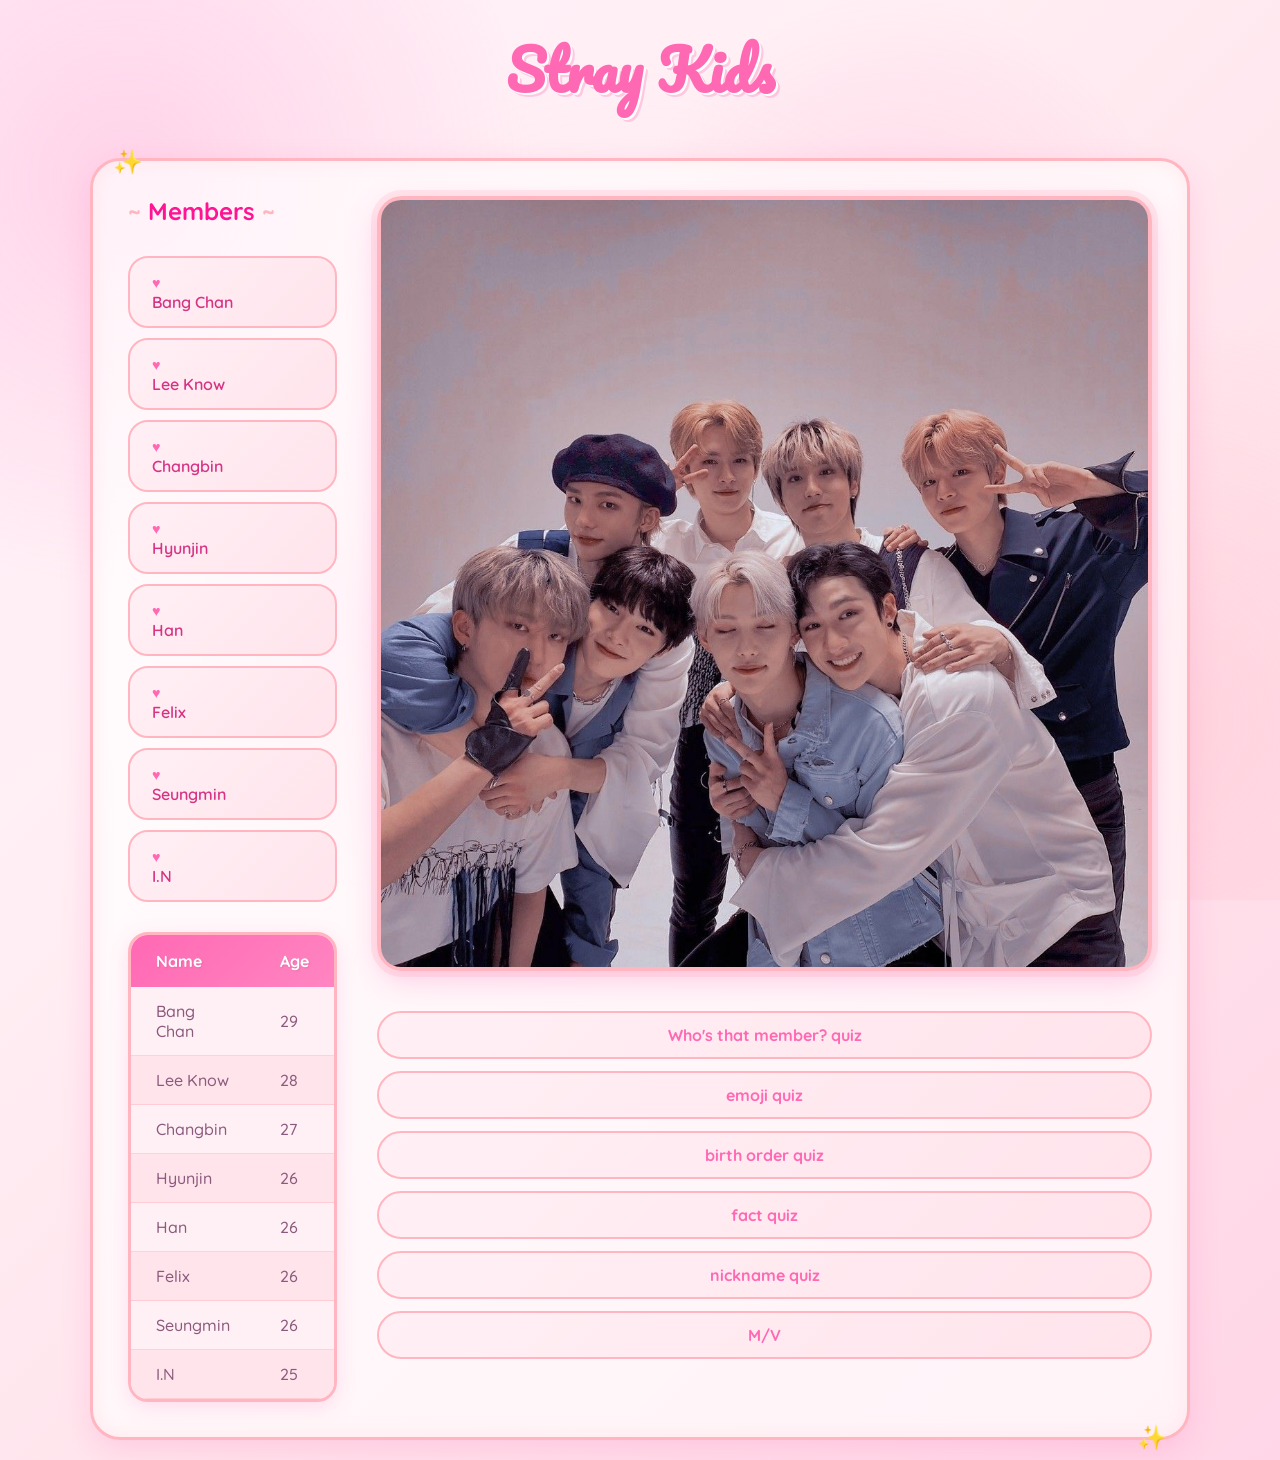
<file: index.html>
<!DOCTYPE html>
<html lang="en">

<head>
    <meta charset="UTF-8">
    <meta name="viewport" content="width=device-width, initial-scale=1.0">
    <link rel="stylesheet" href="site.css">
    <title>Stray Kids - Fan Page</title>
</head>

<body>
    <h1>Stray Kids</h1>
    <div class="outerdiv">
        <div>
            <h2>Members</h2>
            <ul class="member-grid">
                <li><a href="bangchan.html">Bang Chan</a></li>
                <li><a href="leeknow.html">Lee Know</a></li>
                <li><a href="Changbin.html">Changbin</a></li>
                <li><a href="Hyunjin.html">Hyunjin</a></li>
                <li><a href="Han.html">Han</a></li>
                <li><a href="felix.html">Felix</a></li>
                <li><a href="seungmin.html">Seungmin</a></li>
                <li><a href="in.html">I.N</a></li>
            </ul>
            <table>
                <thead>
                    <tr>
                        <th>Name</th>
                        <th>Age</th>
                    </tr>
                </thead>
                <tbody>
                    <tr>
                        <td>Bang Chan</td>
                        <td>28</td>
                    </tr>
                    <tr>
                        <td>Lee Know</td>
                        <td>27</td>
                    </tr>
                    <tr>
                        <td>Changbin</td>
                        <td>26</td>
                    </tr>
                    <tr>
                        <td>Hyunjin</td>
                        <td>25</td>
                    </tr>
                    <tr>
                        <td>Han</td>
                        <td>25</td>
                    </tr>
                    <tr>
                        <td>Felix</td>
                        <td>25</td>
                    </tr>
                    <tr>
                        <td>Seungmin</td>
                        <td>25</td>
                    </tr>
                    <tr>
                        <td>I.N</td>
                        <td>25</td>
                    </tr>
                </tbody>
            </table>
        </div>
        <div class="right-column">
            <div id="gruppe1">
                <img src="gruppe1.jpg" width="100%">
                <span class="member-spot" style="top: 40%; left: 29%;" data-name="Hyunjin"></span>
                <span class="member-spot" style="top: 33%; left: 45%;" data-name="Lee Know"></span>
                <span class="member-spot" style="top: 36%; left: 57%;" data-name="Han"></span>
                <span class="member-spot" style="top: 36%; left: 76%;" data-name="Seungmin"></span>
                <span class="member-spot" style="top: 57%; left: 18%;" data-name="Changbin"></span>
                <span class="member-spot" style="top: 55%; left: 33%;" data-name="I.N"></span>
                <span class="member-spot" style="top: 56%; left: 48%;" data-name="Felix"></span>
                <span class="member-spot" style="top: 55%; left: 60%;" data-name="Bangchan"></span>
            </div>
            <div id="quiz">
                <a href="quiz.html">Who's that member? quiz</a>
                <a href="emoji-quiz.html">emoji quiz</a>
                <a href="birth-quiz.html">birth order quiz</a>
                <a href="fact-quiz.html">fact quiz</a>
                <a href="nickname-quiz.html">nickname quiz</a>
                <a href="mv.html">M/V</a>

            </div>
        </div>
    </div>

    <script src="ages.js"></script>

</body>

</html>
</file>
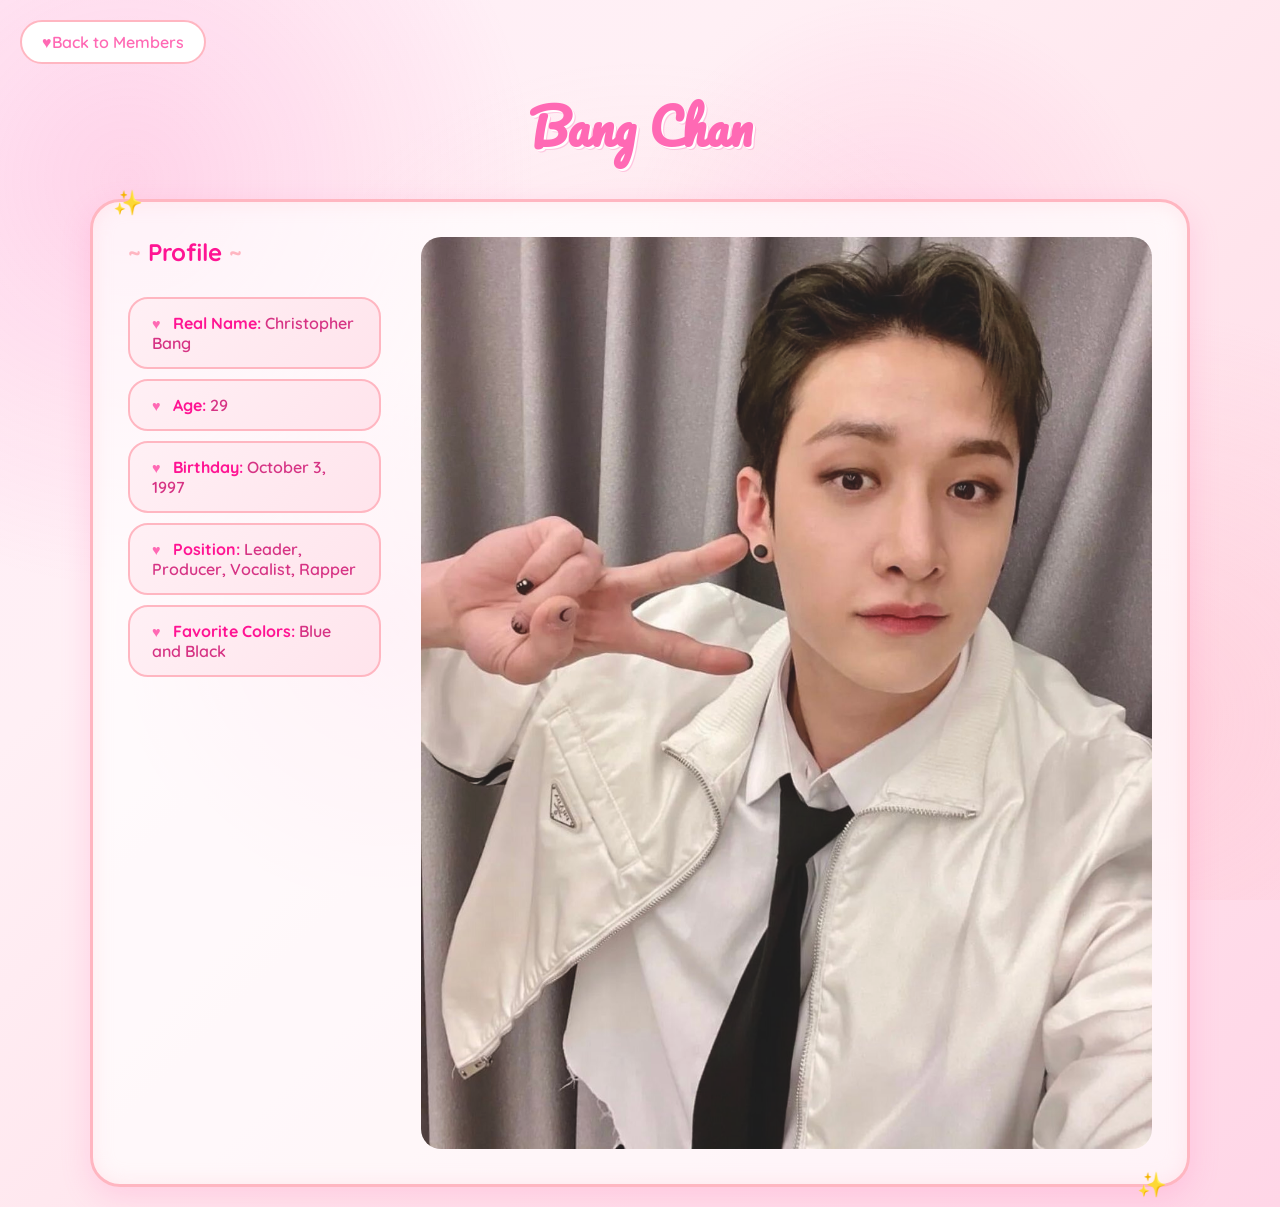
<file: bangchan.html>
<!DOCTYPE html>
<html lang="en">

<head>
    <meta charset="UTF-8">
    <meta name="viewport" content="width=device-width, initial-scale=1.0">
    <link rel="stylesheet" href="site.css">
    <title>Bang Chan - Stray Kids</title>
</head>

<body>
    <p><a href="index.html">Back to Members</a></p>
    <h1 class="h1info">Bang Chan</h1>
    <div class="outerdiv">
        <div>
            <h2>Profile</h2>
            <ul>
                <li><b>Real Name:</b> Christopher Bang</li>
                <li><b>Age:</b> 28</li>
                <li><b>Birthday:</b> October 3, 1997</li>
                <li><b>Position:</b> Leader, Producer, Vocalist, Rapper</li>
                <li><b>Favorite Colors:</b> Blue and Black</li>
            </ul>
        </div>
        <div>
            <img src="bang1.jpg" width="100%">
        </div>
    </div>
    <script src="ages.js"></script>
</body>

</html>
</file>
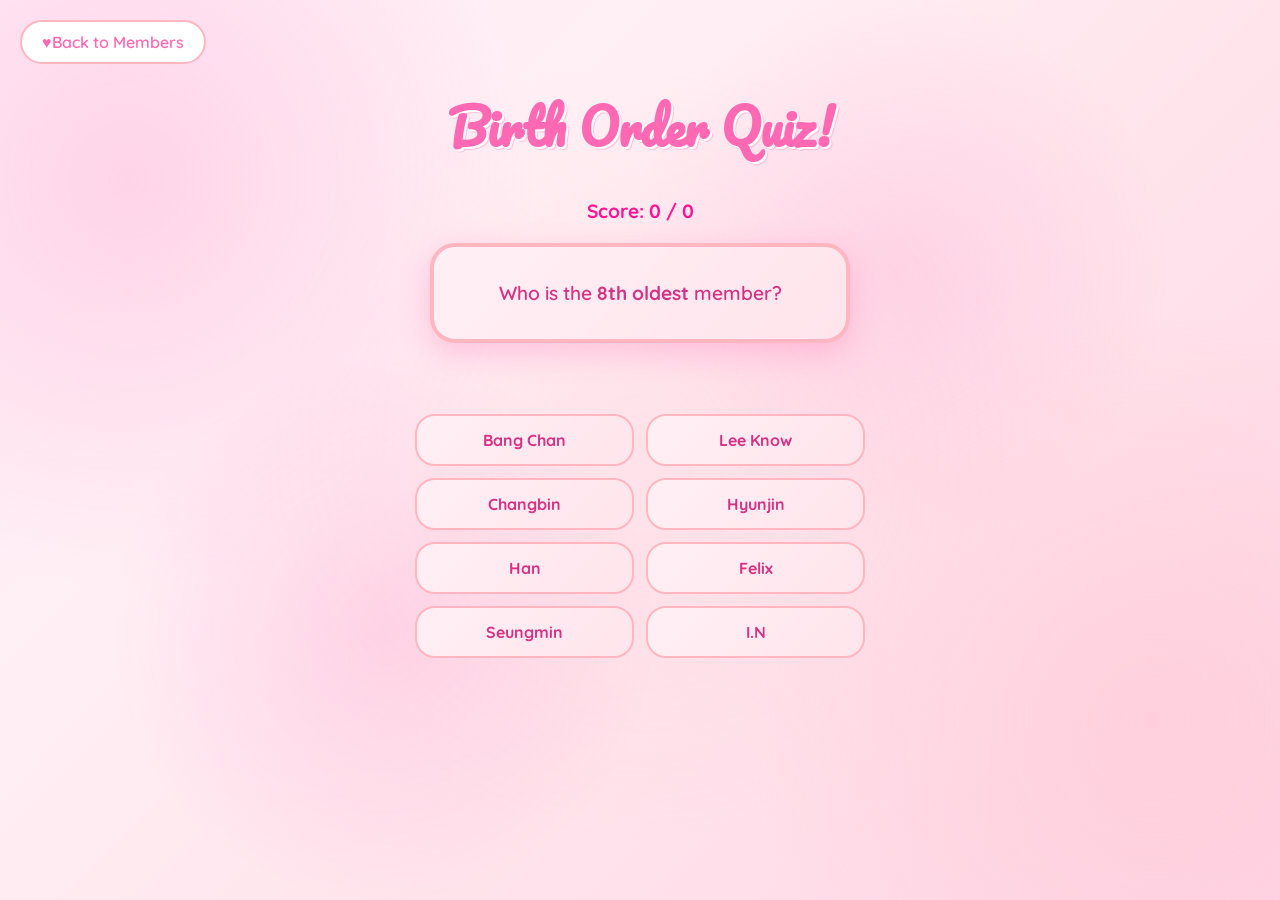
<file: birth-quiz.html>
<!DOCTYPE html>
<html lang="en">

<head>
    <meta charset="UTF-8">
    <meta name="viewport" content="width=device-width, initial-scale=1.0">
    <link rel="stylesheet" href="site.css">
    <title>Birth Order Quiz - Stray Kids</title>
</head>

<body>
    <p><a href="index.html">Back to Members</a></p>
    <h1 class="h1info">Birth Order Quiz!</h1>

    <div class="quiz-container">
        <div class="quiz-score">Score: <span id="score">0 / 0</span></div>

        <div id="quiz-clue-container" class="quiz-clue-container">
            <div id="quiz-clue"></div>
        </div>

        <div id="feedback" class="feedback"></div>

        <div id="buttons" class="quiz-buttons"></div>

        <div id="results" class="quiz-results"></div>
    </div>

    <script src="birth-quiz.js"></script>
</body>

</html>
</file>
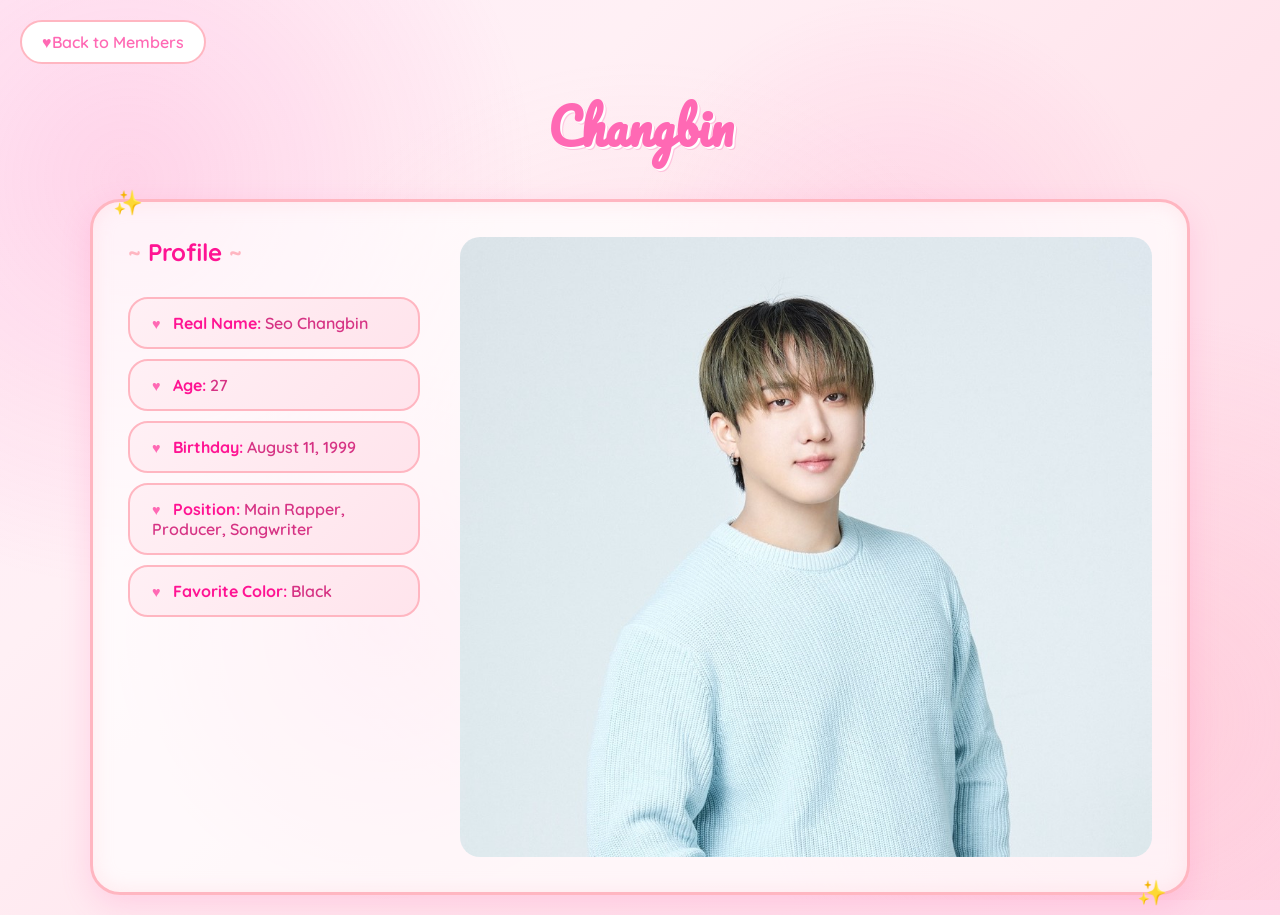
<file: Changbin.html>
<!DOCTYPE html>
<html lang="en">

<head>
    <meta charset="UTF-8">
    <meta name="viewport" content="width=device-width, initial-scale=1.0">
    <link rel="stylesheet" href="site.css">
    <title>Changbin - Stray Kids</title>
</head>

<body>
    <p><a href="index.html">Back to Members</a></p>
    <h1 class="h1info">Changbin</h1>
    <div class="outerdiv">
        <div>
            <h2>Profile</h2>
            <ul>
                <li><b>Real Name:</b> Seo Changbin</li>
                <li><b>Age:</b> 26</li>
                <li><b>Birthday:</b> August 11, 1999</li>
                <li><b>Position:</b> Main Rapper, Producer, Songwriter</li>
                <li><b>Favorite Color:</b> Black</li>
            </ul>
        </div>
        <div>
            <img src="changbin.jpg" width="100%">
        </div>
    </div>
    <script src="ages.js"></script>
</body>

</html>
</file>
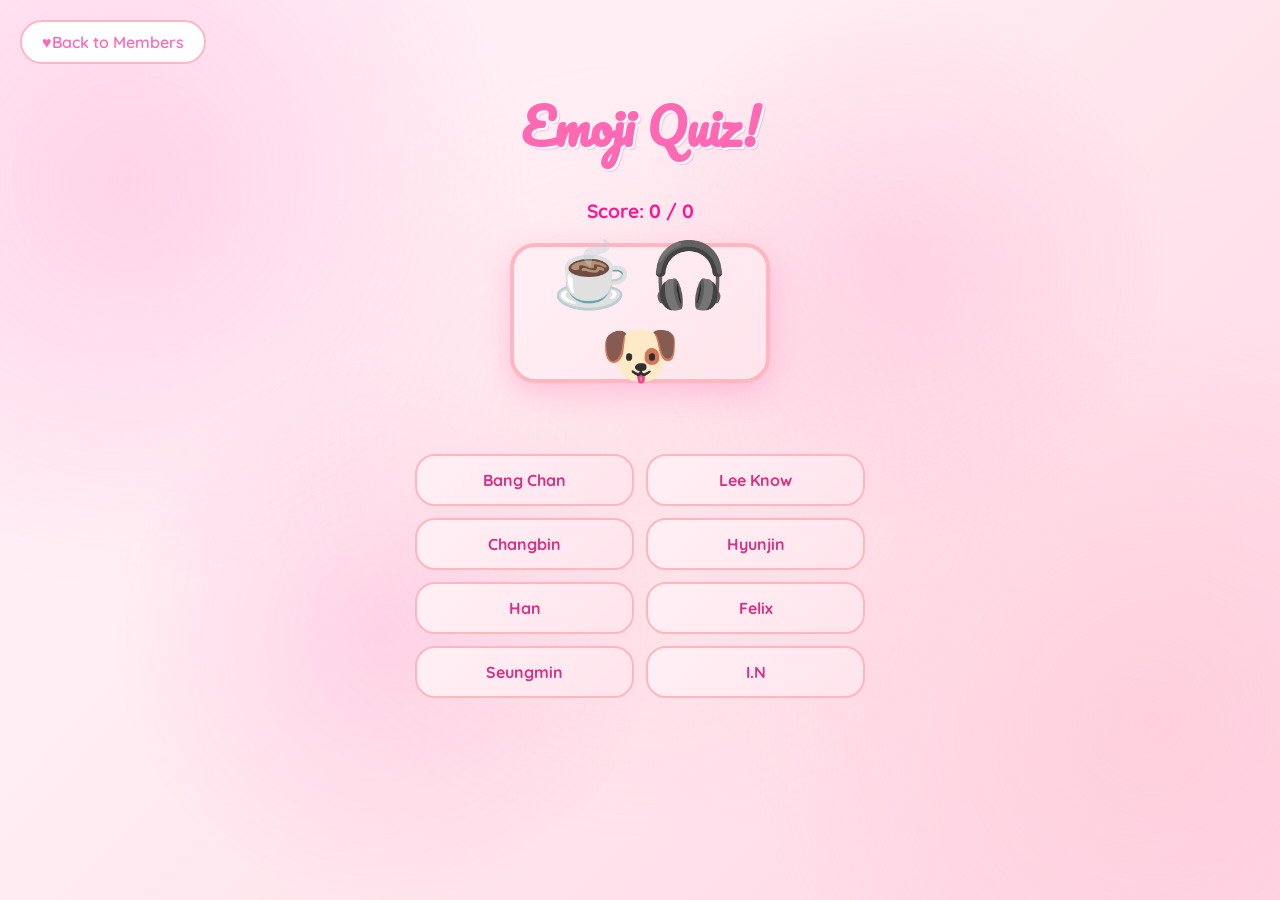
<file: emoji-quiz.html>
<!DOCTYPE html>
<html lang="en">

<head>
    <meta charset="UTF-8">
    <meta name="viewport" content="width=device-width, initial-scale=1.0">
    <link rel="stylesheet" href="site.css">
    <title>Emoji Quiz - Stray Kids</title>
</head>

<body>
    <p><a href="index.html">Back to Members</a></p>
    <h1 class="h1info">Emoji Quiz!</h1>

    <div class="quiz-container">
        <div class="quiz-score">Score: <span id="score">0 / 0</span></div>

        <div id="quiz-emoji-container" class="quiz-emoji-container">
            <div id="quiz-emoji"></div>
        </div>

        <div id="feedback" class="feedback"></div>

        <div id="buttons" class="quiz-buttons"></div>

        <div id="results" class="quiz-results"></div>
    </div>

    <script src="emoji-quiz.js"></script>
</body>

</html>
</file>
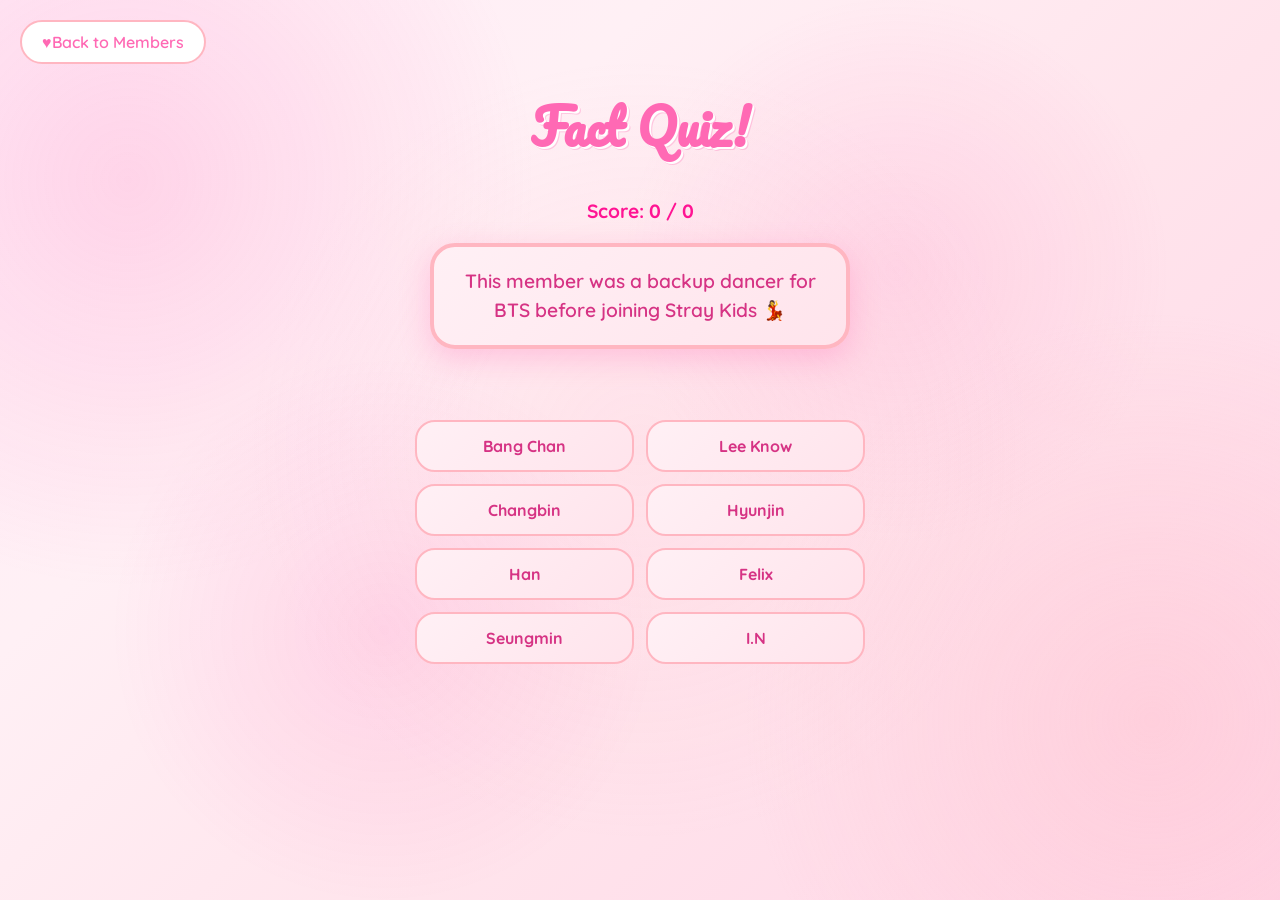
<file: fact-quiz.html>
<!DOCTYPE html>
<html lang="en">

<head>
    <meta charset="UTF-8">
    <meta name="viewport" content="width=device-width, initial-scale=1.0">
    <link rel="stylesheet" href="site.css">
    <title>Fact Quiz - Stray Kids</title>
</head>

<body>
    <p><a href="index.html">Back to Members</a></p>
    <h1 class="h1info">Fact Quiz!</h1>

    <div class="quiz-container">
        <div class="quiz-score">Score: <span id="score">0 / 0</span></div>

        <div id="quiz-clue-container" class="quiz-clue-container">
            <div id="quiz-clue"></div>
        </div>

        <div id="feedback" class="feedback"></div>

        <div id="buttons" class="quiz-buttons"></div>

        <div id="results" class="quiz-results"></div>
    </div>

    <script src="fact-quiz.js"></script>
</body>

</html>
</file>
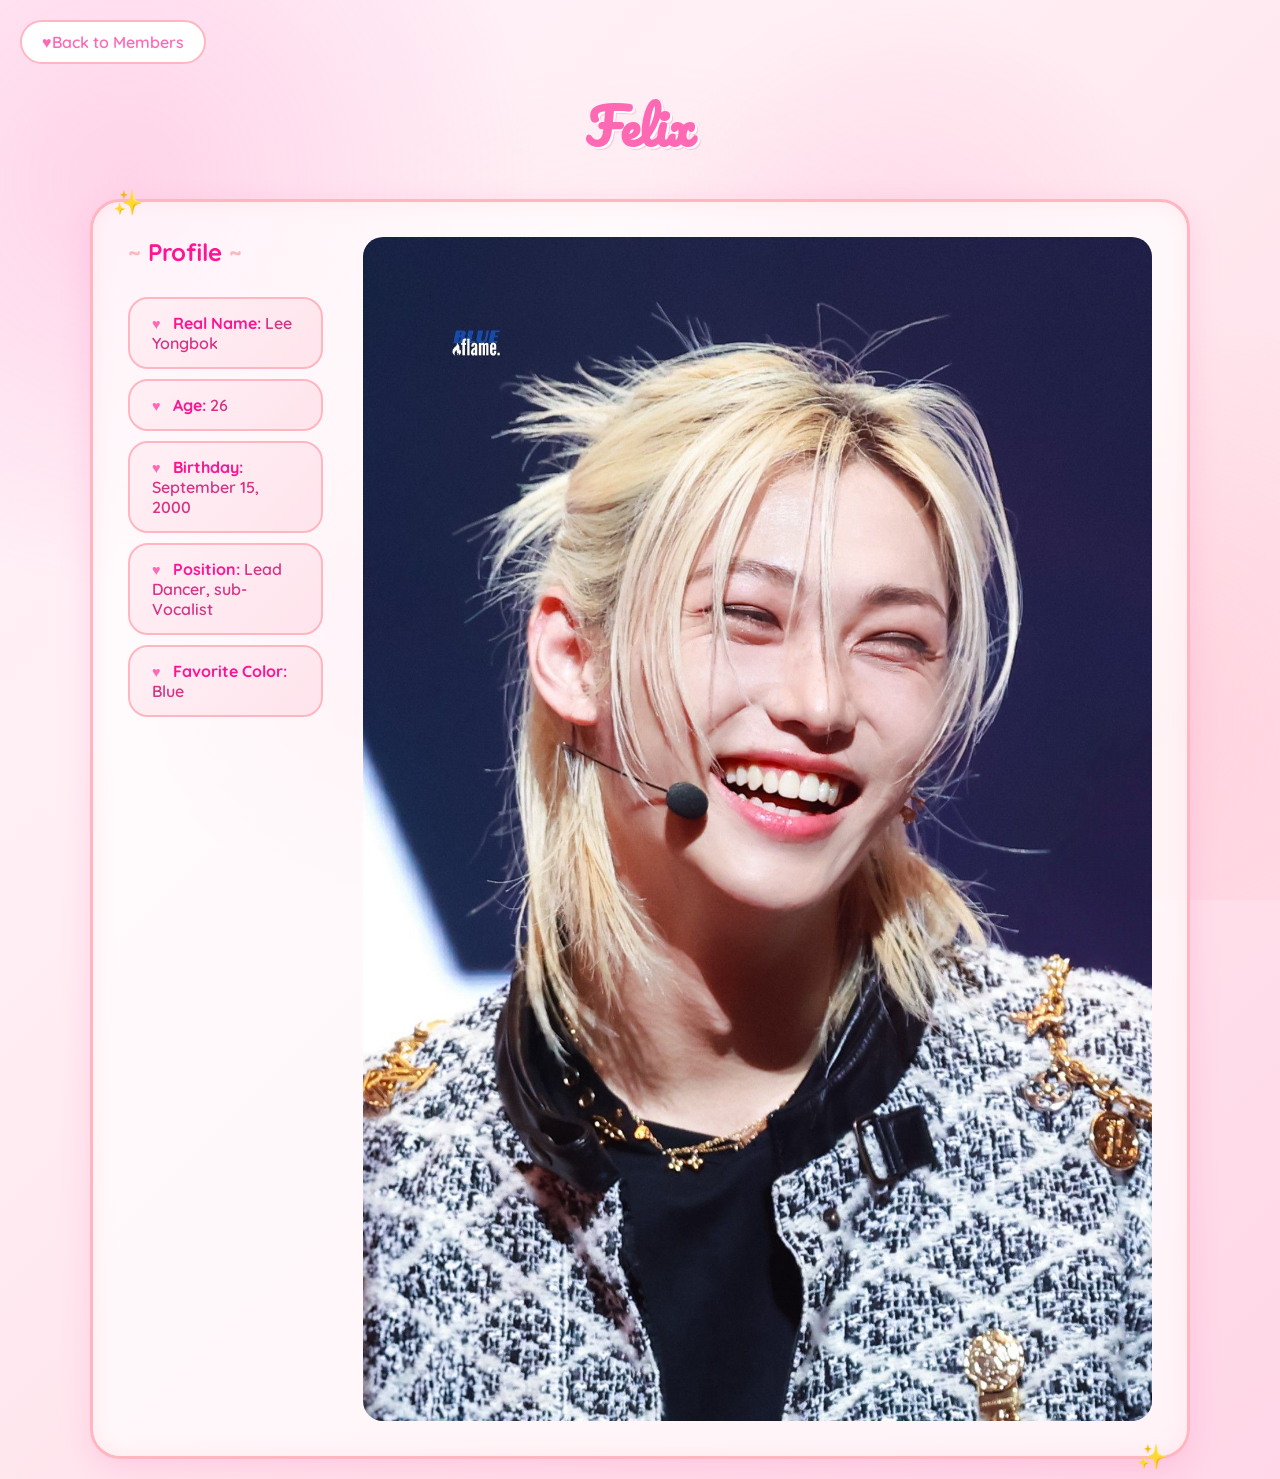
<file: felix.html>
<!DOCTYPE html>
<html lang="en">

<head>
    <meta charset="UTF-8">
    <meta name="viewport" content="width=device-width, initial-scale=1.0">
    <link rel="stylesheet" href="site.css">
    <title>Felix - Stray Kids</title>
</head>

<body>
    <p><a href="index.html">Back to Members</a></p>
    <h1 class="h1info">Felix</h1>
    <div class="outerdiv">
        <div>
            <h2>Profile</h2>
            <ul>
                <li><b>Real Name:</b> Lee Yongbok</li>
                <li><b>Age:</b> 25</li>
                <li><b>Birthday:</b> September 15, 2000</li>
                <li><b>Position:</b> Lead Dancer, sub-Vocalist</li>
                <li><b>Favorite Color:</b> Blue</li>
            </ul>
        </div>
        <div>
            <img src="Felix.jpg" width="100%">
        </div>
    </div>
    <script src="ages.js"></script>
</body>

</html>
</file>
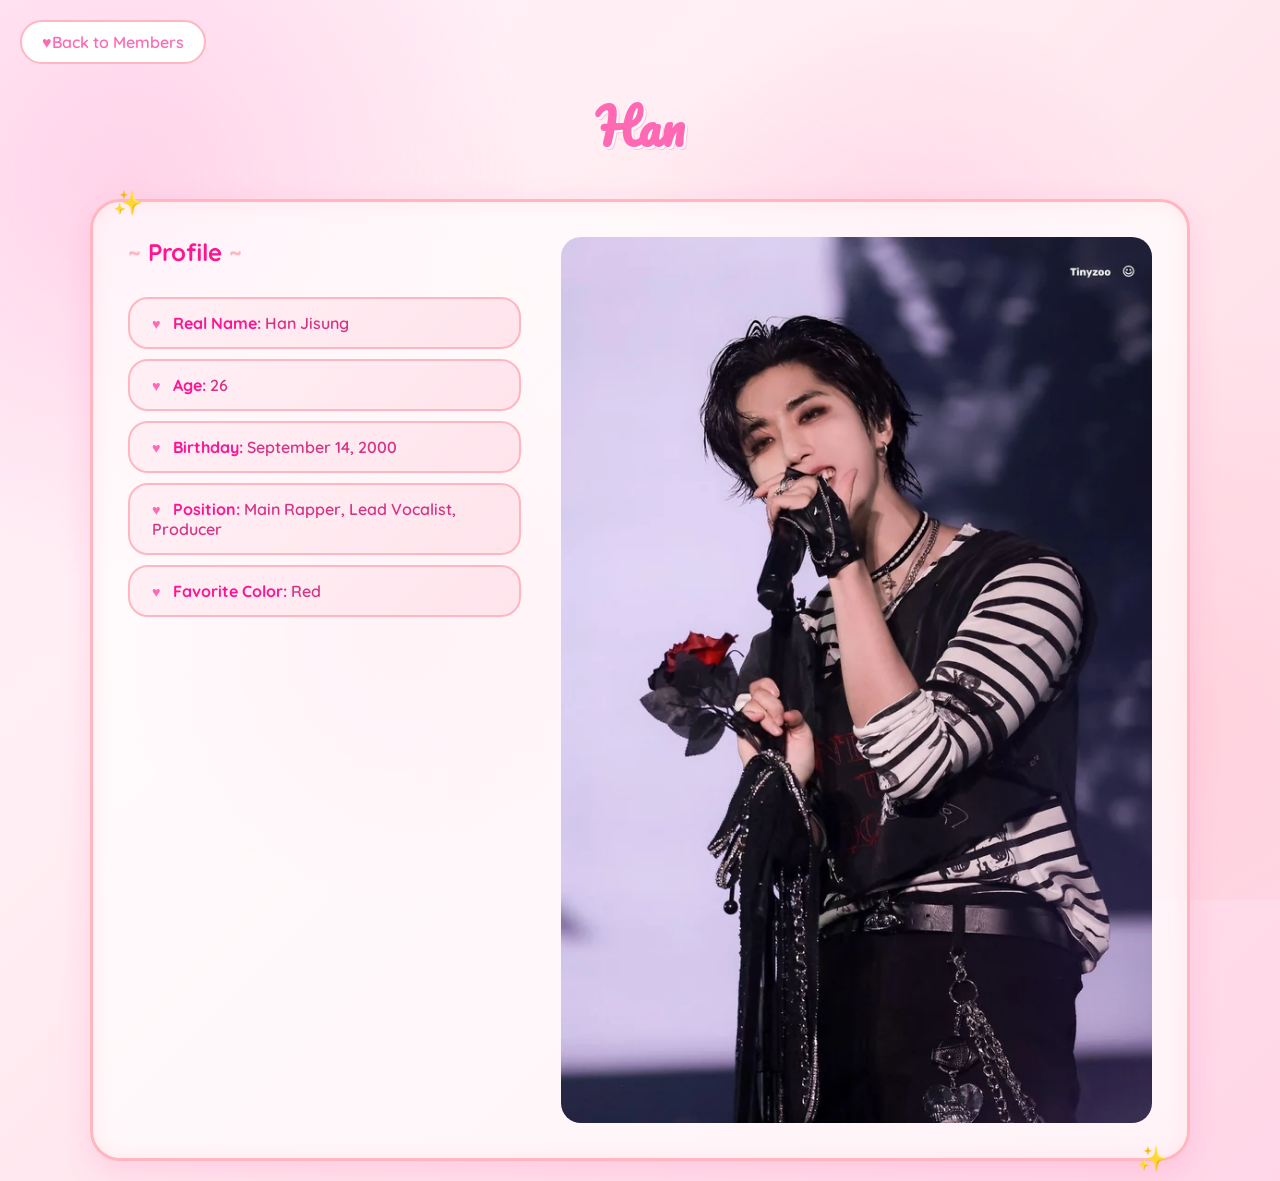
<file: Han.html>
<!DOCTYPE html>
<html lang="en">

<head>
    <meta charset="UTF-8">
    <meta name="viewport" content="width=device-width, initial-scale=1.0">
    <link rel="stylesheet" href="site.css">
    <title>Han - Stray Kids</title>
</head>

<body>
    <p><a href="index.html">Back to Members</a></p>
    <h1 class="h1info">Han</h1>
    <div class="outerdiv">
        <div>
            <h2>Profile</h2>
            <ul>
                <li><b>Real Name:</b> Han Jisung</li>
                <li><b>Age:</b> 25</li>
                <li><b>Birthday:</b> September 14, 2000</li>
                <li><b>Position:</b> Main Rapper, Lead Vocalist, Producer</li>
                <li><b>Favorite Color:</b> Red</li>
            </ul>
        </div>
        <div>
            <img src="Han.webp" width="100%">
        </div>
    </div>
    <script src="ages.js"></script>
</body>

</html>
</file>
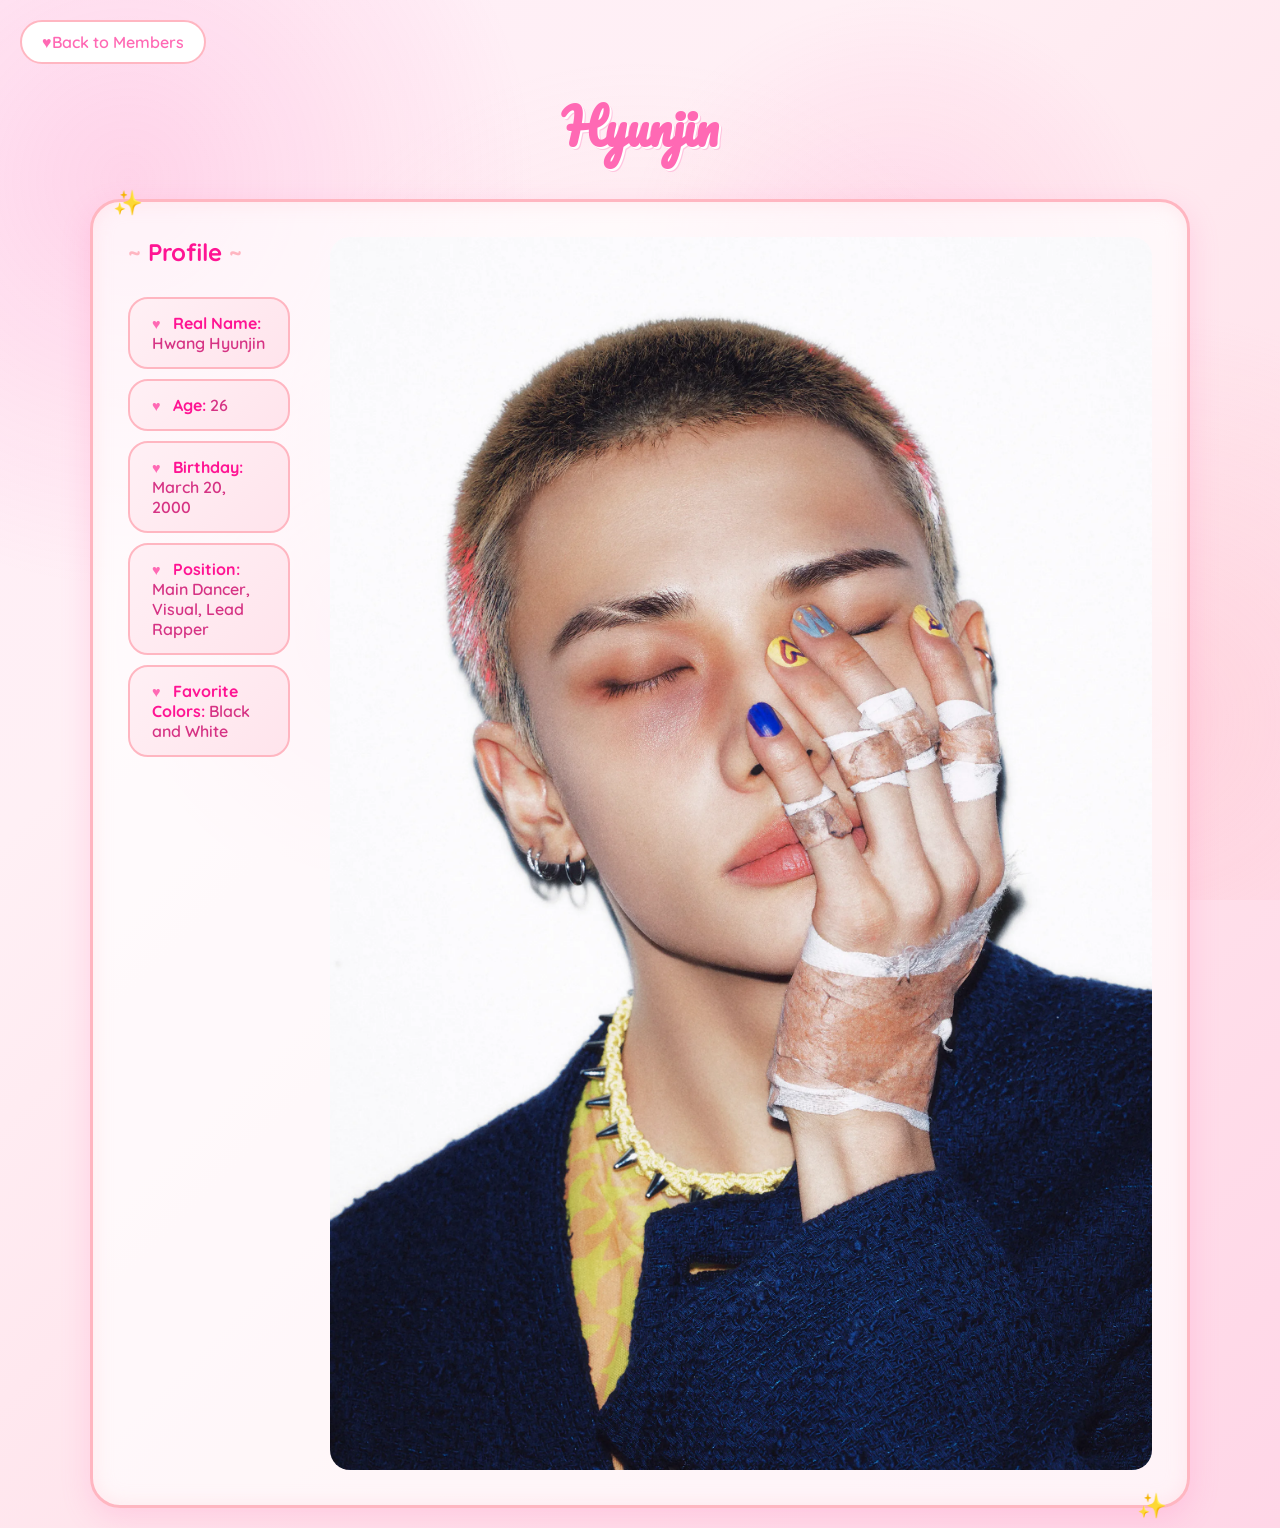
<file: Hyunjin.html>
<!DOCTYPE html>
<html lang="en">

<head>
    <meta charset="UTF-8">
    <meta name="viewport" content="width=device-width, initial-scale=1.0">
    <link rel="stylesheet" href="site.css">
    <title>Hyunjin - Stray Kids</title>
</head>

<body>
    <p><a href="index.html">Back to Members</a></p>
    <h1 class="h1info">Hyunjin</h1>
    <div class="outerdiv">
        <div>
            <h2>Profile</h2>
            <ul>
                <li><b>Real Name:</b> Hwang Hyunjin</li>
                <li><b>Age:</b> 25</li>
                <li><b>Birthday:</b> March 20, 2000</li>
                <li><b>Position:</b> Main Dancer, Visual, Lead Rapper</li>
                <li><b>Favorite Colors:</b> Black and White</li>
            </ul>
        </div>
        <div>
            <img src="hyunjin.webp" width="100%">
        </div>
    </div>
    <script src="ages.js"></script>
</body>

</html>
</file>
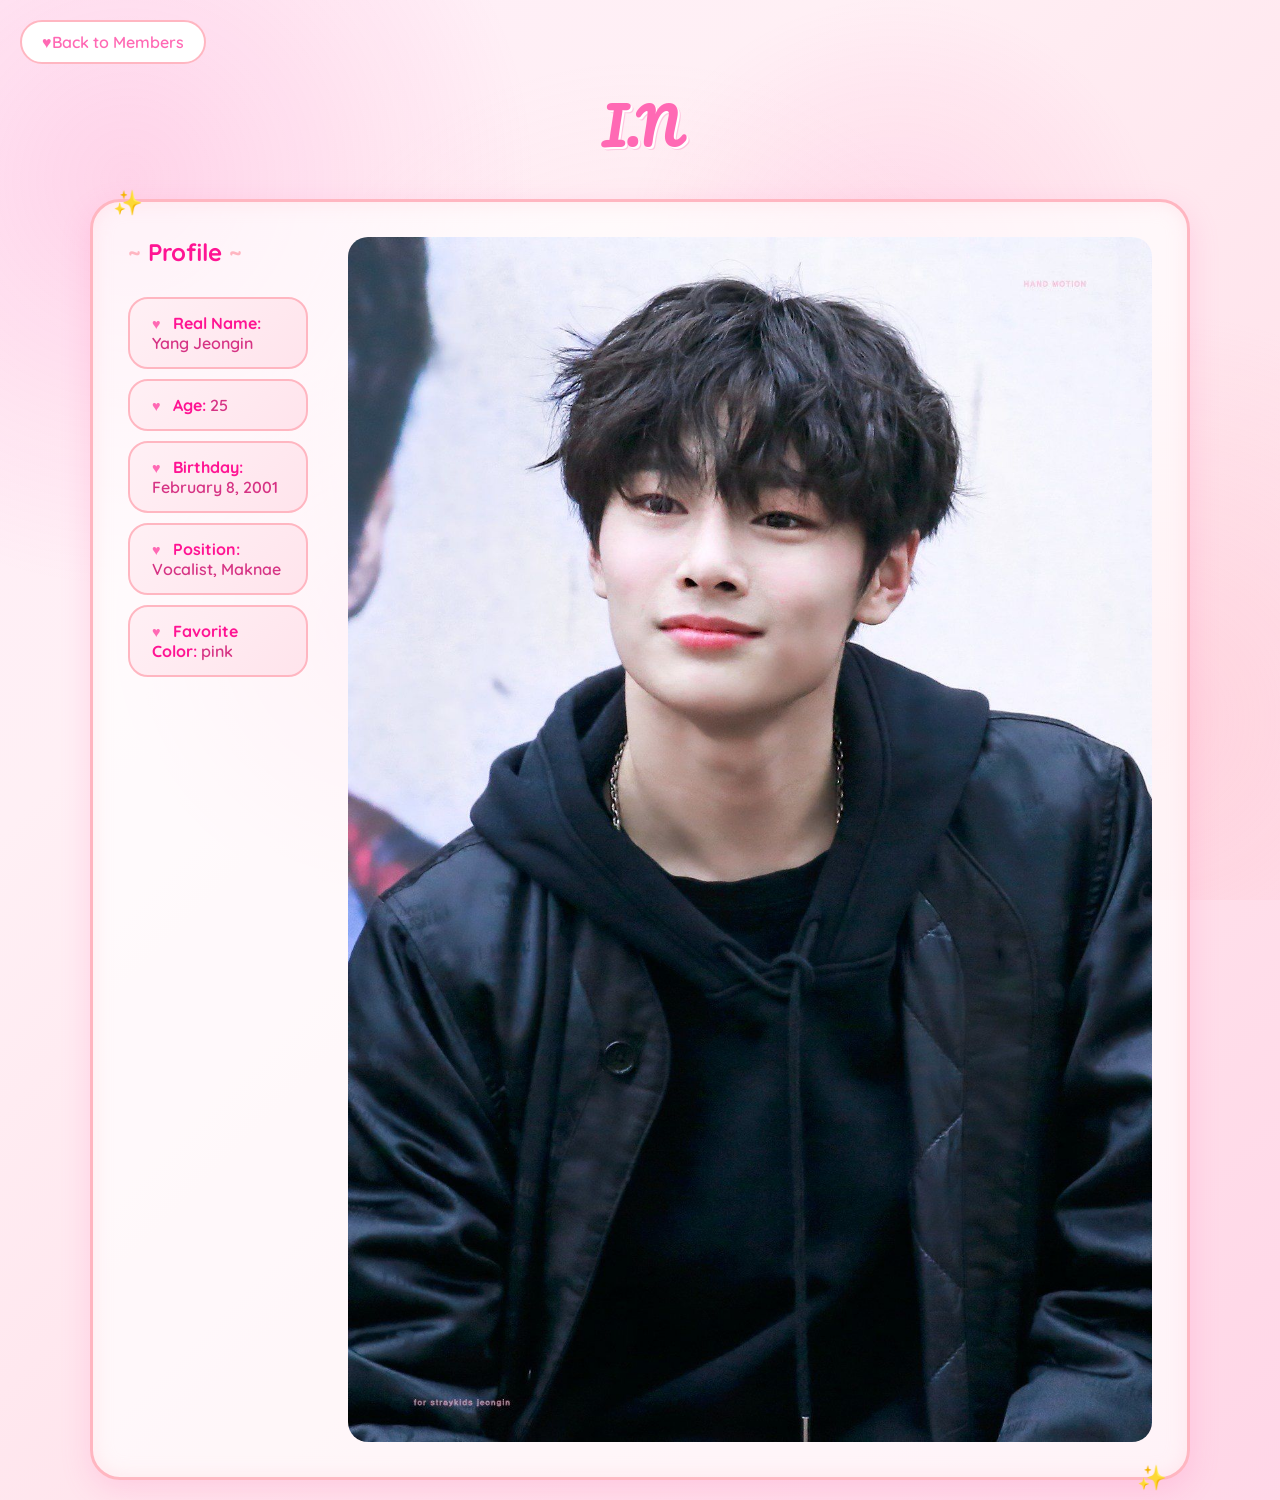
<file: in.html>
<!DOCTYPE html>
<html lang="en">

<head>
    <meta charset="UTF-8">
    <meta name="viewport" content="width=device-width, initial-scale=1.0">
    <link rel="stylesheet" href="site.css">
    <title>I.N - Stray Kids</title>
</head>

<body>
    <p><a href="index.html">Back to Members</a></p>
    <h1 class="h1info">I.N</h1>
    <div class="outerdiv">
        <div>
            <h2>Profile</h2>
            <ul>
                <li><b>Real Name:</b> Yang Jeongin</li>
                <li><b>Age:</b> 25</li>
                <li><b>Birthday:</b> February 8, 2001</li>
                <li><b>Position:</b> Vocalist, Maknae</li>
                <li><b>Favorite Color:</b> pink</li>
            </ul>
        </div>
        <div>
            <img src="I.n.jpg" width="100%">
        </div>
    </div>
    <script src="ages.js"></script>
</body>

</html>
</file>
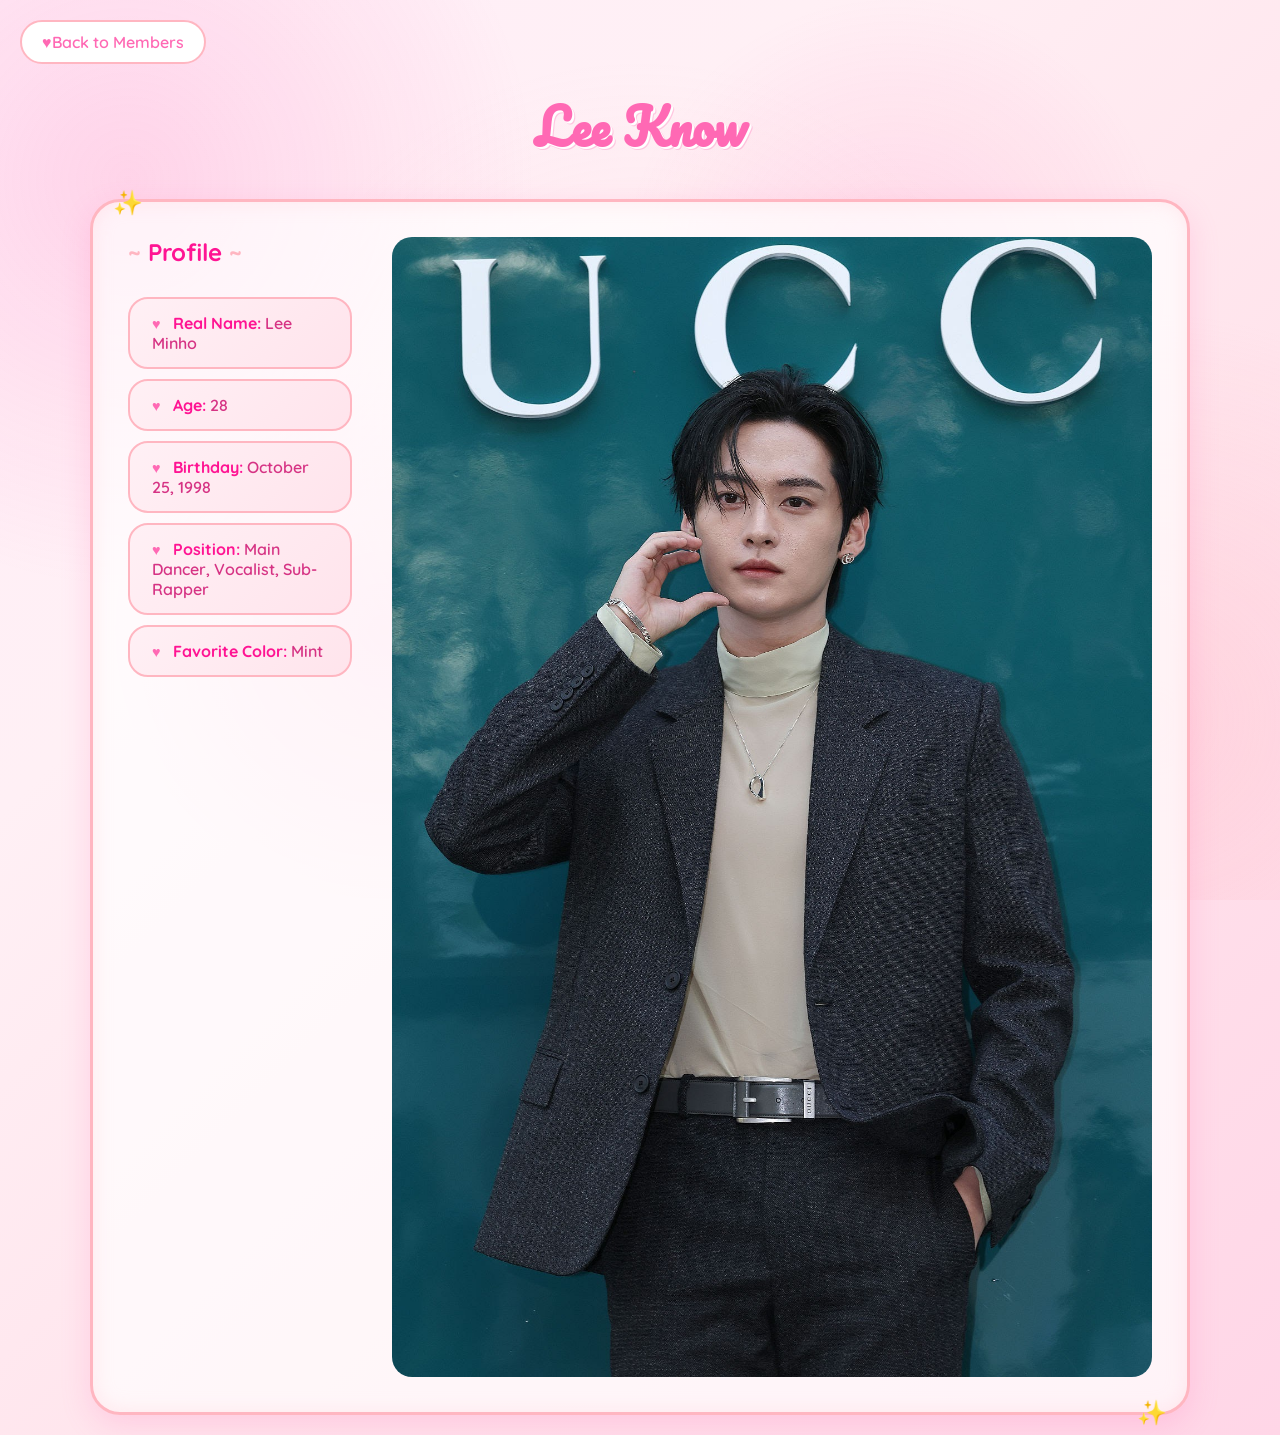
<file: leeknow.html>
<!DOCTYPE html>
<html lang="en">

<head>
    <meta charset="UTF-8">
    <meta name="viewport" content="width=device-width, initial-scale=1.0">
    <link rel="stylesheet" href="site.css">
    <title>Lee Know - Stray Kids</title>
</head>

<body>
    <p><a href="index.html">Back to Members</a></p>
    <h1 class="h1info">Lee Know</h1>
    <div class="outerdiv">
        <div>
            <h2>Profile</h2>
            <ul>
                <li><b>Real Name:</b> Lee Minho</li>
                <li><b>Age:</b> 27</li>
                <li><b>Birthday:</b> October 25, 1998</li>
                <li><b>Position:</b> Main Dancer, Vocalist, Sub-Rapper</li>
                <li><b>Favorite Color:</b> Mint</li>
            </ul>
        </div>
        <div>
            <img src="leeknow.jpg" width="100%">
        </div>
    </div>
    <script src="ages.js"></script>
</body>

</html>
</file>
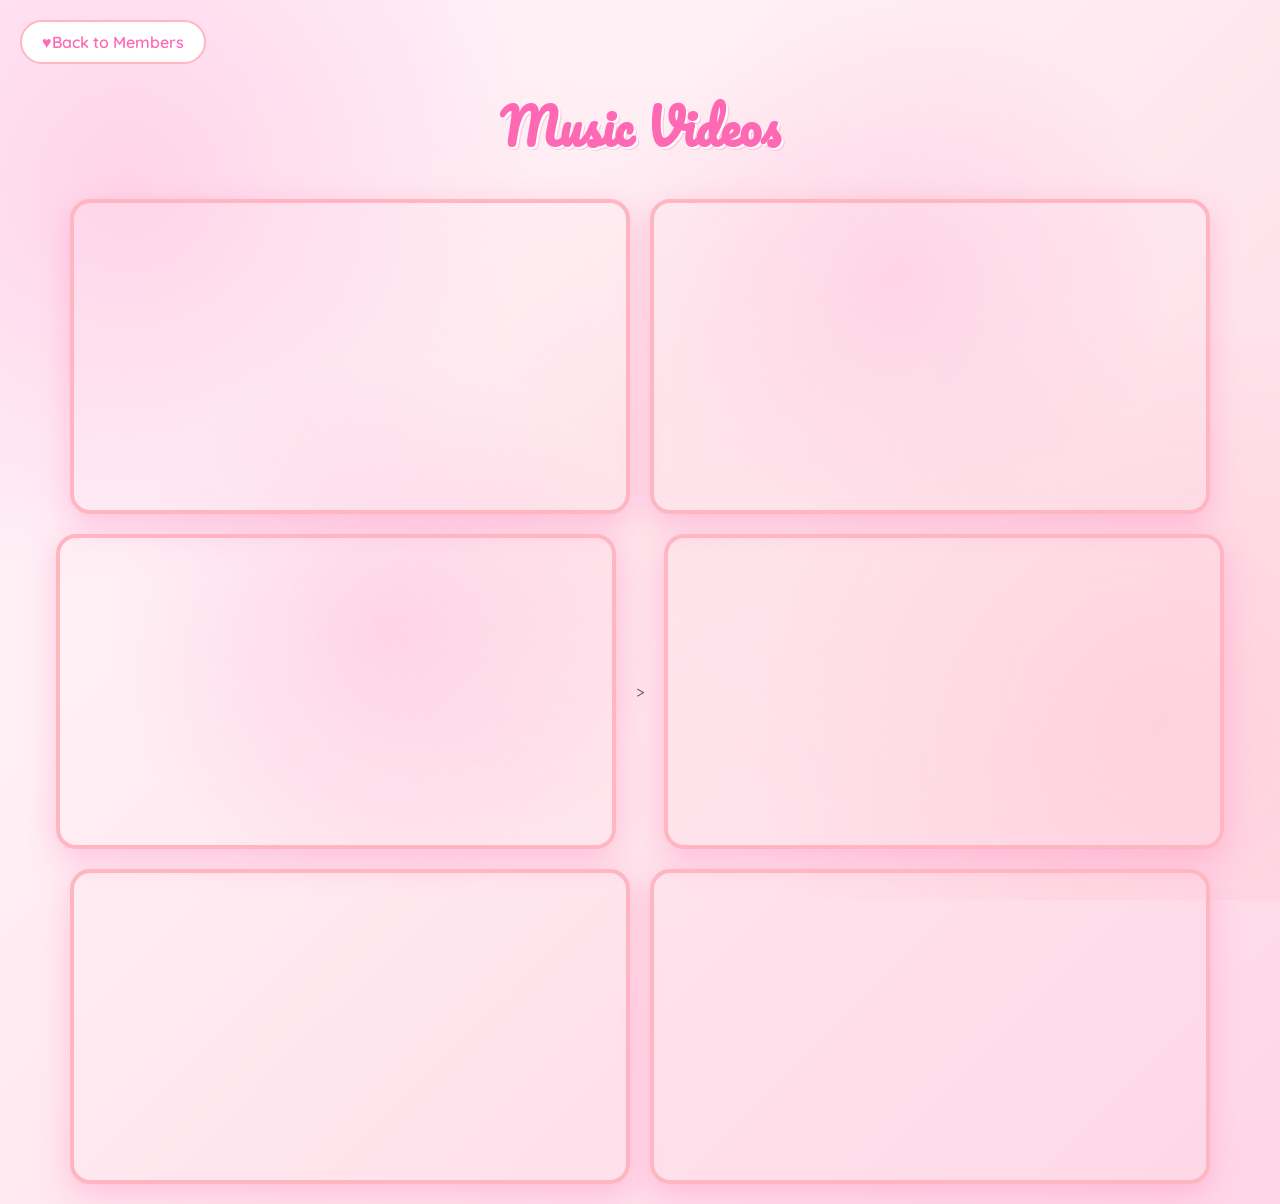
<file: mv.html>
<!DOCTYPE html>
<html lang="en">

<head>
    <meta charset="UTF-8">
    <meta name="viewport" content="width=device-width, initial-scale=1.0">
    <link rel="stylesheet" href="site.css">
    <title>MVs - Stray Kids</title>
</head>

<body>
    <p><a href="index.html">Back to Members</a></p>
    <h1 class="h1info">Music Videos</h1>

    <div class="mv-container">
        <div class="mv-grid">
            <iframe width="560" height="315" src="https://www.youtube.com/embed/0P0aQreFs8w?si=D-z809-X-NxDtaVF" title="YouTube video player" frameborder="0" allow="accelerometer; autoplay; clipboard-write; encrypted-media; gyroscope; picture-in-picture; web-share" referrerpolicy="strict-origin-when-cross-origin" allowfullscreen></iframe>
 <iframe width="560" height="315" src="https://www.youtube.com/embed/pM-jOfy_1jM?si=uBCXL0PLWGYY_hWY" title="YouTube video player" frameborder="0" allow="accelerometer; autoplay; clipboard-write; encrypted-media; gyroscope; picture-in-picture; web-share" referrerpolicy="strict-origin-when-cross-origin" allowfullscreen></iframe>           
          <iframe width="560" height="315" src="https://www.youtube.com/embed/TQTlCHxyuu8?si=C16wrMBwDxCe8A7v" title="YouTube video player" frameborder="0" allow="accelerometer; autoplay; clipboard-write; encrypted-media; gyroscope; picture-in-picture; web-share" referrerpolicy="strict-origin-when-cross-origin" allowfullscreen></iframe>
         ><iframe width="560" height="315" src="https://www.youtube.com/embed/jYSlpC6Ud2A?si=n_OSn6hty7CaWaFV" title="YouTube video player" frameborder="0" allow="accelerometer; autoplay; clipboard-write; encrypted-media; gyroscope; picture-in-picture; web-share" referrerpolicy="strict-origin-when-cross-origin" allowfullscreen></iframe>
           <iframe width="560" height="315" src="https://www.youtube.com/embed/E8i32NXMxnc?si=OpohAfIWA3TBmYfZ" title="YouTube video player" frameborder="0" allow="accelerometer; autoplay; clipboard-write; encrypted-media; gyroscope; picture-in-picture; web-share" referrerpolicy="strict-origin-when-cross-origin" allowfullscreen></iframe>
            <iframe width="560" height="315" src="https://www.youtube.com/embed/M0c04xfBtyc?si=Qy475IudDRwPvBBI" title="YouTube video player" frameborder="0" allow="accelerometer; autoplay; clipboard-write; encrypted-media; gyroscope; picture-in-picture; web-share" referrerpolicy="strict-origin-when-cross-origin" allowfullscreen></iframe>
           
        </div>
    </div>
</body>

</html>
</file>
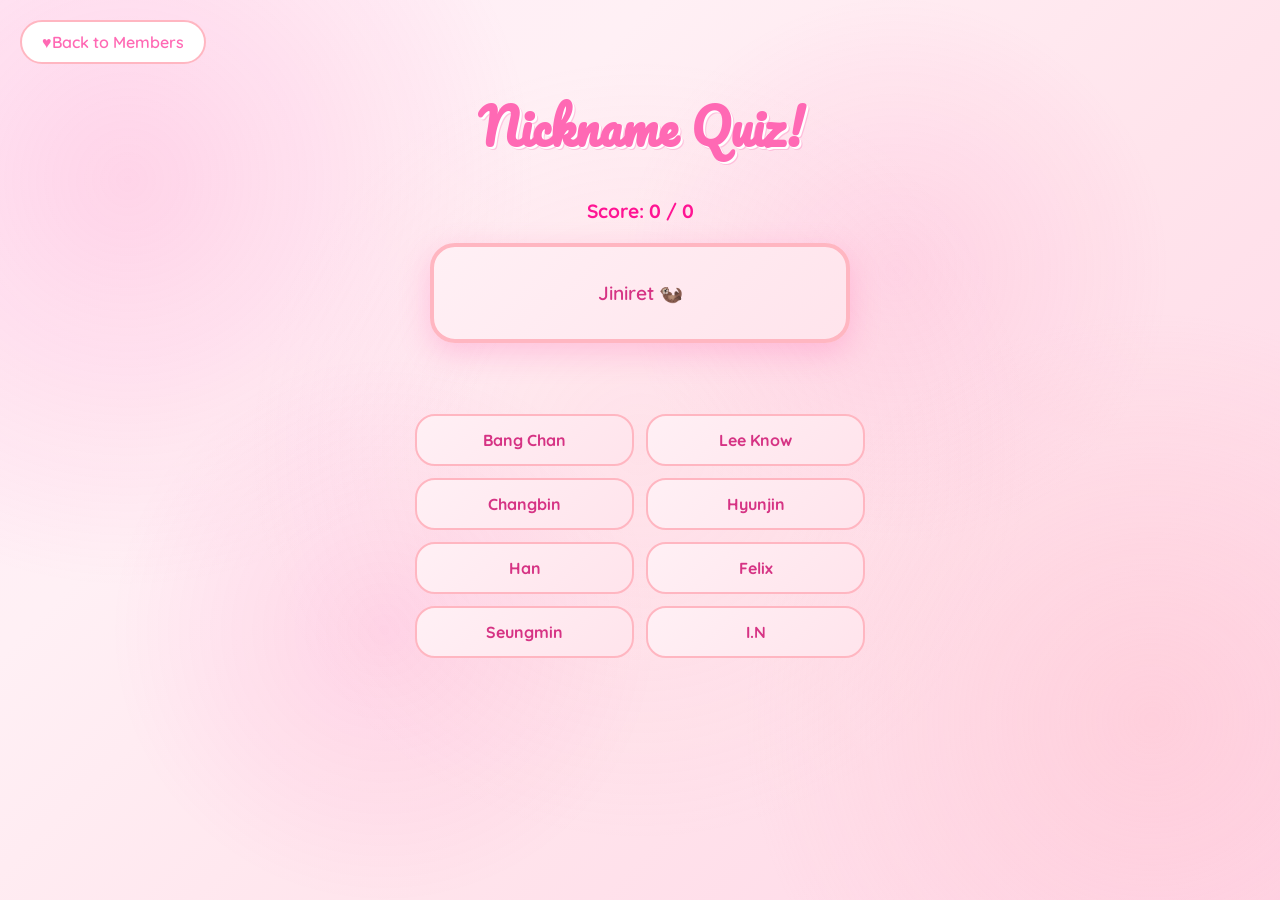
<file: nickname-quiz.html>
<!DOCTYPE html>
<html lang="en">

<head>
    <meta charset="UTF-8">
    <meta name="viewport" content="width=device-width, initial-scale=1.0">
    <link rel="stylesheet" href="site.css">
    <title>Nickname Quiz - Stray Kids</title>
</head>

<body>
    <p><a href="index.html">Back to Members</a></p>
    <h1 class="h1info">Nickname Quiz!</h1>

    <div class="quiz-container">
        <div class="quiz-score">Score: <span id="score">0 / 0</span></div>

        <div id="quiz-clue-container" class="quiz-clue-container">
            <div id="quiz-clue"></div>
        </div>

        <div id="feedback" class="feedback"></div>

        <div id="buttons" class="quiz-buttons"></div>

        <div id="results" class="quiz-results"></div>
    </div>

    <script src="nickname-quiz.js"></script>
</body>

</html>
</file>
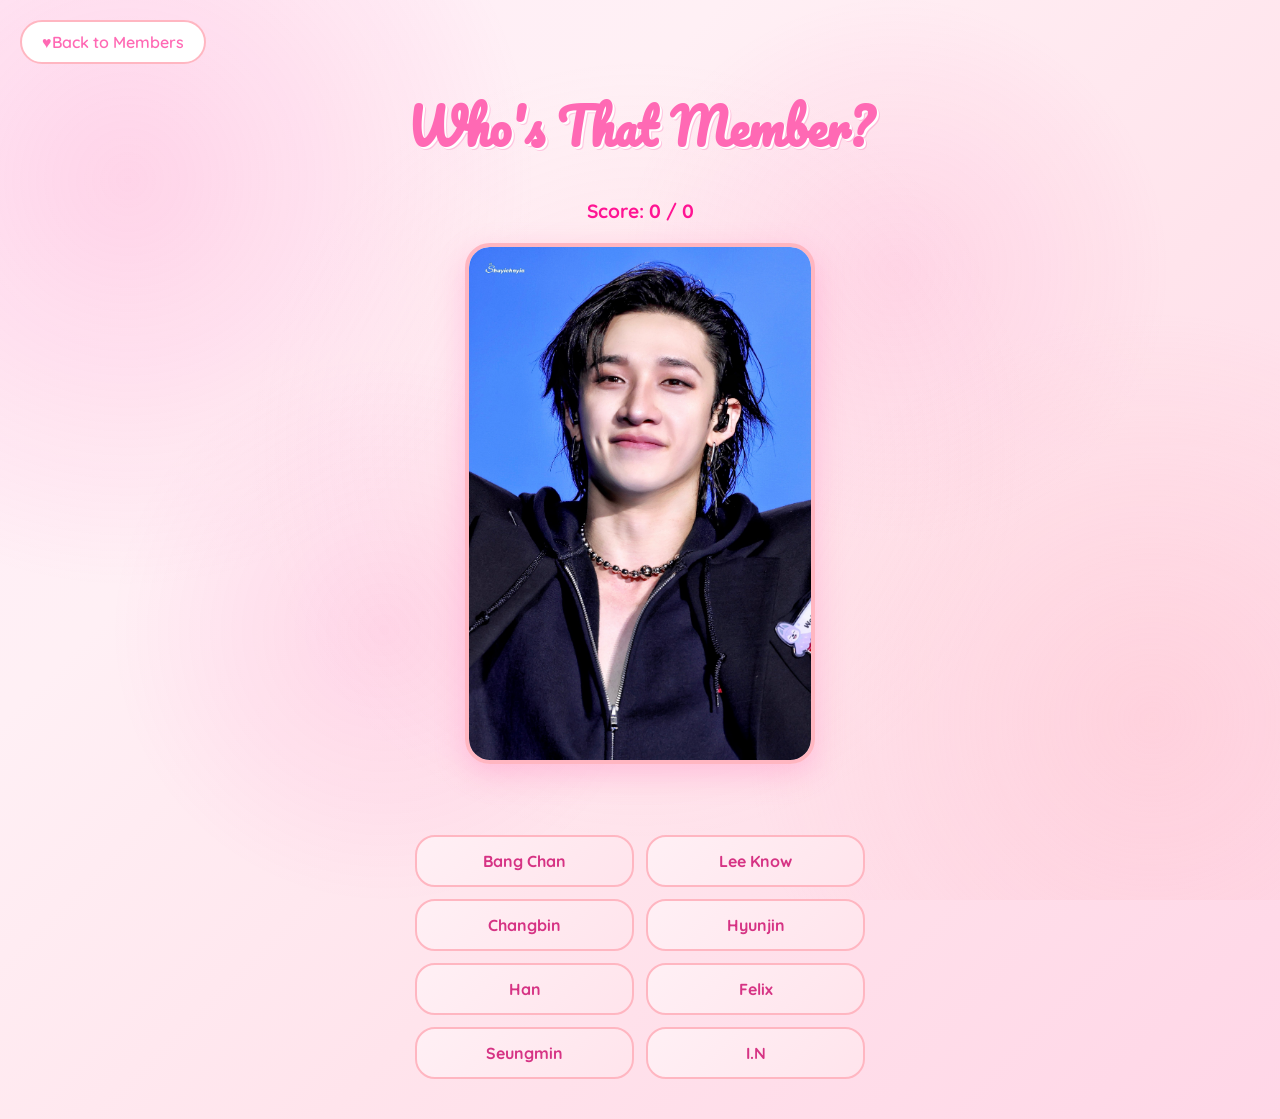
<file: quiz.html>
<!DOCTYPE html>
<html lang="en">

<head>
    <meta charset="UTF-8">
    <meta name="viewport" content="width=device-width, initial-scale=1.0">
    <link rel="stylesheet" href="site.css">
    <title>Quiz - Stray Kids</title>
</head>

<body>
    <p><a href="index.html">Back to Members</a></p>
    <h1 class="h1info">Who's That Member?</h1>

    <div class="quiz-container">
        <div class="quiz-score">Score: <span id="score">0 / 0</span></div>

        <div id="quiz-image-container" class="quiz-image-container">
            <img id="quiz-image" src="" alt="Guess who?">
        </div>

        <div id="feedback" class="feedback"></div>

        <div id="buttons" class="quiz-buttons"></div>

        <div id="results" class="quiz-results"></div>
    </div>

    <script src="quiz.js"></script>
</body>

</html>
</file>
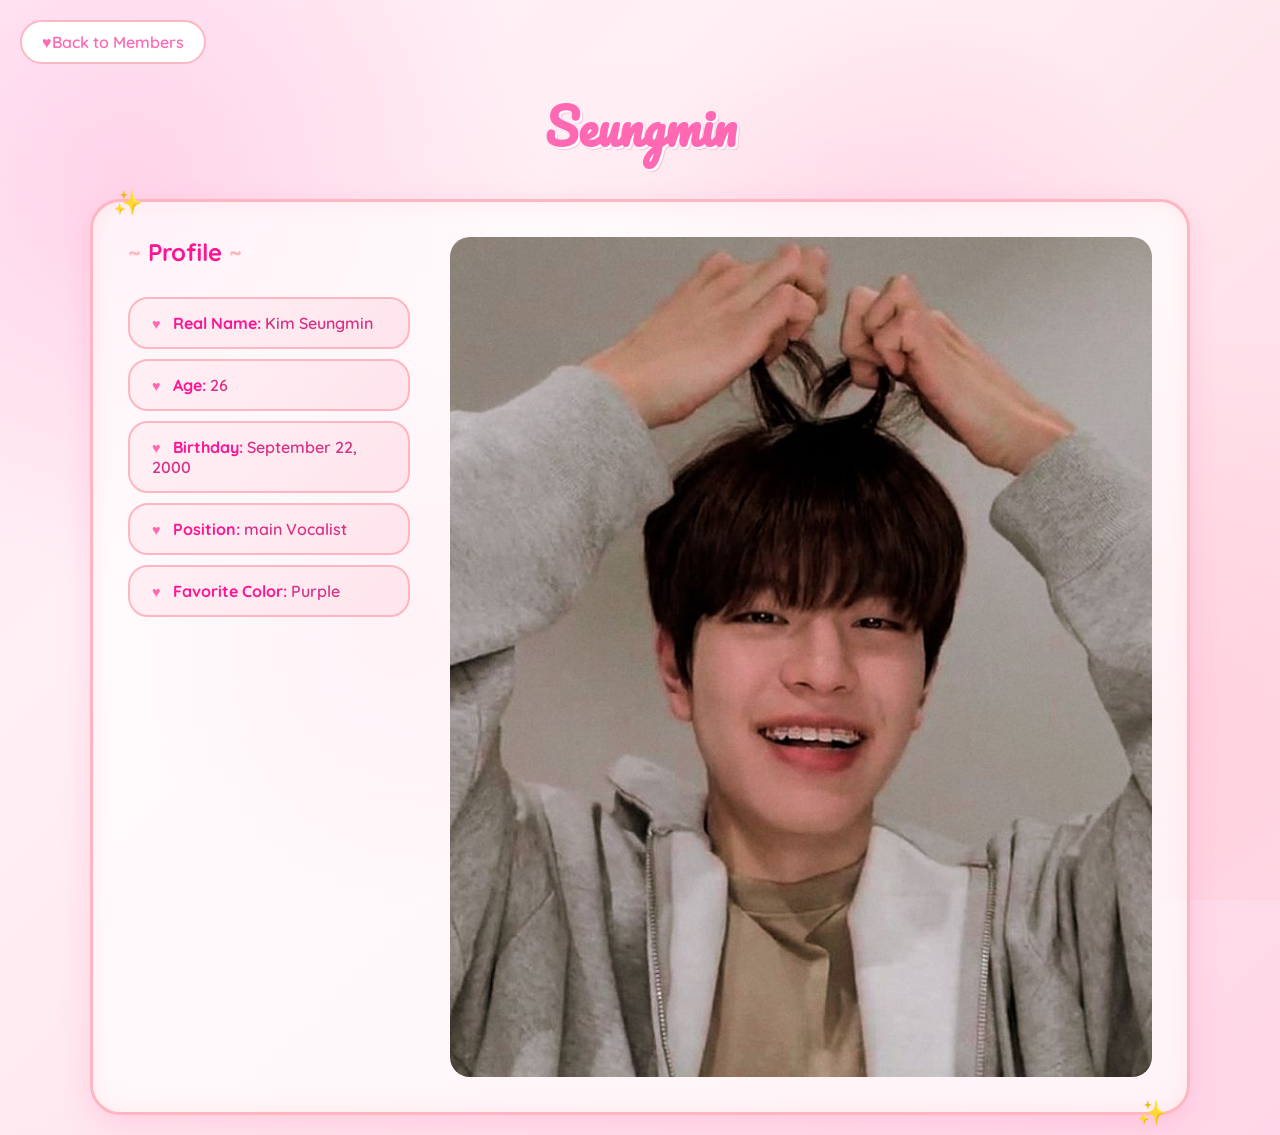
<file: seungmin.html>
<!DOCTYPE html>
<html lang="en">

<head>
    <meta charset="UTF-8">
    <meta name="viewport" content="width=device-width, initial-scale=1.0">
    <link rel="stylesheet" href="site.css">
    <title>Seungmin - Stray Kids</title>
</head>

<body>
    <p><a href="index.html">Back to Members</a></p>
    <h1 class="h1info">Seungmin</h1>
    <div class="outerdiv">
        <div>
            <h2>Profile</h2>
            <ul>
                <li><b>Real Name:</b> Kim Seungmin</li>
                <li><b>Age:</b> 25</li>
                <li><b>Birthday:</b> September 22, 2000</li>
                <li><b>Position:</b> main Vocalist</li>
                <li><b>Favorite Color:</b> Purple</li>
            </ul>
        </div>
        <div>
            <img src="Seungmin.jpg" width="100%">
        </div>
    </div>
    <script src="ages.js"></script>
</body>

</html>
</file>
<file: site.css>
/* CUTE K-POP STRAY KIDS THEME */
@import url('https://fonts.googleapis.com/css2?family=Quicksand:wght@400;500;600;700&family=Pacifico&display=swap');

* {
    margin: 0;
    padding: 0;
    box-sizing: border-box;
}

body {
    font-family: 'Quicksand', sans-serif;
    background: linear-gradient(135deg, #ffeef8 0%, #fff0f5 30%, #ffe4ec 60%, #ffd6e7 100%);
    min-height: 100vh;
    color: #5a4050;
    padding: 20px;
    overflow-x: hidden;
}

/* Floating hearts background */
body::before {
    content: '';
    position: fixed;
    top: 0;
    left: 0;
    width: 100%;
    height: 100%;
    background-image:
        radial-gradient(circle at 10% 20%, rgba(255, 105, 180, 0.2) 0%, transparent 30%),
        radial-gradient(circle at 90% 80%, rgba(255, 182, 193, 0.3) 0%, transparent 30%),
        radial-gradient(circle at 50% 50%, rgba(255, 192, 203, 0.15) 0%, transparent 50%),
        radial-gradient(circle at 30% 70%, rgba(255, 20, 147, 0.1) 0%, transparent 25%),
        radial-gradient(circle at 70% 30%, rgba(255, 105, 180, 0.15) 0%, transparent 25%);
    pointer-events: none;
    z-index: -1;
}

/* Main Title */
h1 {
    font-family: 'Pacifico', cursive;
    font-size: 3.5rem;
    text-align: center;
    margin-bottom: 40px;
    color: #ff69b4;
    text-shadow:
        2px 2px 0px #fff,
        4px 4px 0px rgba(255, 105, 180, 0.3);
    animation: bounce 2s ease-in-out infinite;
}

h1 u {
    text-decoration: none;
    background: linear-gradient(180deg, transparent 60%, rgba(255, 182, 193, 0.5) 60%);
}

@keyframes bounce {
    0%, 100% { transform: translateY(0); }
    50% { transform: translateY(-5px); }
}

.h1info {
    
    font-family: 'Pacifico', cursive;
    font-size: 3rem;
    text-align: center;
    color: #ff69b4;
    margin-bottom: 30px;
    text-shadow:
        2px 2px 0px #fff,
        3px 3px 0px rgba(255, 105, 180, 0.3);
}

/* Section Title */
h2 {
    font-family: 'Quicksand', sans-serif;
    font-size: 1.5rem;
    font-weight: 700;
    color: #ff1493;
    margin-bottom: 20px;
    position: relative;
    display: inline-block;
}

h2::before {
    content: '~ ';
    color: #ffb6c1;
}

h2::after {
    content: ' ~';
    color: #ffb6c1;
}

/* Outer Container */
.outerdiv {
    display: flex;
    flex-direction: row;
    justify-content: space-around;
    align-items: flex-start;
    gap: 40px;
    max-width: 1100px;
    margin: 0 auto;
    padding: 35px;
    background: rgba(255, 255, 255, 0.7);
    border-radius: 30px;
    border: 3px solid #ffb6c1;
    box-shadow:
        0 10px 30px rgba(255, 105, 180, 0.2),
        inset 0 0 20px rgba(255, 192, 203, 0.3);
}

/* Member List */
ul {
    list-style: none;
    padding: 0;
}

ul li {
    padding: 14px 22px;
    margin: 10px 0;
    background: linear-gradient(135deg, #fff0f5, #ffe4ec);
    border-radius: 20px;
    border: 2px solid #ffb6c1;
    transition: all 0.3s ease;
    font-weight: 600;
    color: #d63384;
}

ul li:hover {
    transform: translateX(8px) scale(1.02);
    background: linear-gradient(135deg, #ffb6c1, #ffc0cb);
    box-shadow: 0 5px 20px rgba(255, 105, 180, 0.4);
    border-color: #ff69b4;
    color: #fff;
}

ul li a {
    color: inherit;
    text-decoration: none;
    display: block;
    transition: all 0.3s ease;
}

ul li b {
    color: #ff1493;
    font-weight: 700;
}

ul li:hover b {
    color: #fff;
}

/* Heart bullets */
ul li::before {
    content: '\2665';
    margin-right: 12px;
    color: #ff69b4;
    font-size: 0.9em;
}

ul li:hover::before {
    color: #fff;
    animation: heartbeat 0.5s ease-in-out infinite;
}

@keyframes heartbeat {
    0%, 100% { transform: scale(1); }
    50% { transform: scale(1.2); }
}

/* Table Styling */
table {
    width: 100%;
    border-collapse: separate;
    border-spacing: 0;
    margin-top: 30px;
    overflow: hidden;
    border-radius: 20px;
    border: 3px solid #ffb6c1;
    box-shadow: 0 5px 20px rgba(255, 105, 180, 0.2);
    background: #fff;
}

thead {
    background: linear-gradient(135deg, #ff69b4, #ff85c1);
}

thead tr th {
    padding: 16px 25px;
    font-weight: 700;
    color: #fff;
    font-size: 1rem;
    text-shadow: 1px 1px 2px rgba(0,0,0,0.1);
}

tbody tr {
    background: #fff0f5;
    transition: all 0.3s ease;
}

tbody tr:nth-child(even) {
    background: #ffe4ec;
}

tbody tr:hover {
    background: #ffc0cb;
    transform: scale(1.01);
}

th, td {
    border: none;
    padding: 14px 25px;
    text-align: left;
}

td {
    color: #8b5a7d;
    font-weight: 500;
    border-bottom: 1px solid rgba(255, 182, 193, 0.5);
}

/* Image Container */
#gruppe1 {
    position: relative;
    overflow: visible;
    border-radius: 25px;
    border: 4px solid #ffb6c1;
    box-shadow:
        0 10px 30px rgba(255, 105, 180, 0.3),
        0 0 0 6px rgba(255, 192, 203, 0.3);
}

#gruppe1 > img {
    border-radius: 20px;
}

.member-spot {
    position: absolute;
    width: 12%;
    height: 14%;
    transform: translate(-50%, -50%);
    border-radius: 50%;
    cursor: pointer;
    z-index: 2;
}

.member-spot::after {
    content: attr(data-name);
    position: absolute;
    left: 110%;
    top: 50%;
    transform: translateY(-50%);
    background: linear-gradient(135deg, #ff69b4, #ff85c1);
    color: #fff;
    padding: 6px 14px;
    border-radius: 18px;
    font-family: 'Quicksand', sans-serif;
    font-weight: 700;
    font-size: 0.9rem;
    white-space: nowrap;
    opacity: 0;
    pointer-events: none;
    box-shadow: 0 4px 12px rgba(255, 105, 180, 0.4);
    transition: opacity 0.25s ease;
    z-index: 3;
}

.member-spot:hover::after {
    opacity: 1;
}

img {
    display: block;
    border-radius: 20px;
    transition: all 0.5s ease;
}

img:hover {
    transform: scale(1.03);
    filter: brightness(1.05) saturate(1.1);
}

/* Back Link / Navigation */
p a {
    display: inline-block;
    color: #ff69b4;
    text-decoration: none;
    font-weight: 600;
    padding: 10px 20px;
    background: #fff;
    border: 2px solid #ffb6c1;
    border-radius: 25px;
    margin-bottom: 20px;
    transition: all 0.3s ease;
}

p a::before {
    content: '\2665 ';
}

p a:hover {
    background: #ff69b4;
    color: #fff;
    border-color: #ff69b4;
    transform: scale(1.05);
    box-shadow: 0 5px 15px rgba(255, 105, 180, 0.4);
}

/* Remove the underline animation for nav links */
p a::after {
    display: none;
}

/* General link styles */
a {
    color: #ff1493;
    text-decoration: none;
    transition: all 0.3s ease;
}

a:hover {
    color: #ff69b4;
}

/* Responsive */
@media (max-width: 768px) {
    .outerdiv {
        flex-direction: column;
        padding: 20px;
    }

    h1 {
        font-size: 2.5rem;
    }

    .h1info {
        font-size: 2rem;
    }

    img {
        width: 100% !important;
    }
}

/* Sparkle decoration */
.outerdiv::before {
    content: '\2728';
    position: absolute;
    top: -15px;
    left: 20px;
    font-size: 1.5rem;
    animation: sparkle 1.5s ease-in-out infinite;
}

.outerdiv::after {
    content: '\2728';
    position: absolute;
    bottom: -15px;
    right: 20px;
    font-size: 1.5rem;
    animation: sparkle 1.5s ease-in-out infinite 0.75s;
}

.outerdiv {
    position: relative;
}

@keyframes sparkle {
    0%, 100% { opacity: 1; transform: scale(1); }
    50% { opacity: 0.5; transform: scale(0.8); }
}

.right-column {
    display: flex;
    flex-direction: column;
}

#quiz {
    text-align: center;
    margin-top: 40px;
    display: flex;
    flex-direction: column;
    gap: 12px;
}

#quiz a {
    display: inline-block;
    color: #ff69b4;
    font-weight: 700;
    padding: 12px 24px;
    background: linear-gradient(135deg, #fff0f5, #ffe4ec);
    border: 2px solid #ffb6c1;
    border-radius: 25px;
    transition: all 0.3s ease;
}

#quiz a:hover {
    background: linear-gradient(135deg, #ffb6c1, #ffc0cb);
    color: #fff;
    border-color: #ff69b4;
    transform: scale(1.05);
    box-shadow: 0 5px 15px rgba(255, 105, 180, 0.4);
}

/* Clue container (birth order, fact, nickname quizzes) */
.quiz-clue-container {
    display: flex;
    justify-content: center;
    align-items: center;
    margin: 0 auto 25px;
    max-width: 420px;
    min-height: 100px;
    padding: 20px 25px;
    border-radius: 25px;
    border: 4px solid #ffb6c1;
    box-shadow: 0 10px 30px rgba(255, 105, 180, 0.3);
    background: linear-gradient(135deg, #fff0f5, #ffe4ec);
    font-size: 1.2rem;
    font-weight: 600;
    color: #d63384;
    text-align: center;
    line-height: 1.5;
}

/* Emoji Quiz */
.quiz-emoji-container {
    display: flex;
    justify-content: center;
    align-items: center;
    margin: 0 auto 25px;
    width: 260px;
    height: 140px;
    border-radius: 25px;
    border: 4px solid #ffb6c1;
    box-shadow: 0 10px 30px rgba(255, 105, 180, 0.3);
    background: linear-gradient(135deg, #fff0f5, #ffe4ec);
    font-size: 4rem;
}

/* Quiz Page */
.quiz-container {
    max-width: 600px;
    margin: 0 auto;
    text-align: center;
}

.quiz-score {
    font-size: 1.2rem;
    font-weight: 700;
    color: #ff1493;
    margin-bottom: 20px;
}

.quiz-image-container {
    margin: 0 auto 25px;
    max-width: 350px;
    border-radius: 25px;
    border: 4px solid #ffb6c1;
    overflow: hidden;
    box-shadow: 0 10px 30px rgba(255, 105, 180, 0.3);
}

.quiz-image-container img {
    width: 100%;
    display: block;
    border-radius: 20px;
}

.quiz-buttons {
    display: grid;
    grid-template-columns: repeat(2, 1fr);
    gap: 12px;
    margin: 20px auto;
    max-width: 450px;
}

.guess-btn {
    font-family: 'Quicksand', sans-serif;
    font-size: 1rem;
    font-weight: 700;
    padding: 14px 20px;
    border: 2px solid #ffb6c1;
    border-radius: 20px;
    background: linear-gradient(135deg, #fff0f5, #ffe4ec);
    color: #d63384;
    cursor: pointer;
    transition: all 0.3s ease;
}

.guess-btn:hover:not(:disabled) {
    background: linear-gradient(135deg, #ffb6c1, #ffc0cb);
    color: #fff;
    border-color: #ff69b4;
    transform: scale(1.05);
    box-shadow: 0 5px 15px rgba(255, 105, 180, 0.4);
}

.guess-btn:disabled {
    opacity: 0.5;
    cursor: default;
}

.play-again {
    margin-top: 25px;
    grid-column: 1 / -1;
}

.feedback {
    font-size: 1.1rem;
    font-weight: 700;
    min-height: 1.5em;
    margin: 10px 0;
}

.feedback.correct {
    color: #22c55e;
}

.feedback.wrong {
    color: #ef4444;
}

.quiz-results h2 {
    display: block;
    margin-bottom: 20px;
}

.results-list {
    text-align: left;
    max-width: 400px;
    margin: 0 auto 20px;
}

.results-list li::before {
    display: none;
}

.result-correct {
    border-color: #86efac !important;
    color: #166534 !important;
    background: #f0fdf4 !important;
}

.result-wrong {
    border-color: #fca5a5 !important;
    color: #991b1b !important;
    background: #fef2f2 !important;
}

/* MV page */
.mv-container {
    max-width: 1200px;
    margin: 0 auto;
    text-align: center;
}

.mv-grid {
    display: flex;
    flex-wrap: wrap;
    justify-content: center;
    align-items: center;
    gap: 20px;
    margin-top: 30px;
}

.mv-grid iframe {
    border-radius: 20px;
    border: 4px solid #ffb6c1;
    box-shadow: 0 10px 30px rgba(255, 105, 180, 0.3);
    max-width: 100%;
}
</file>
